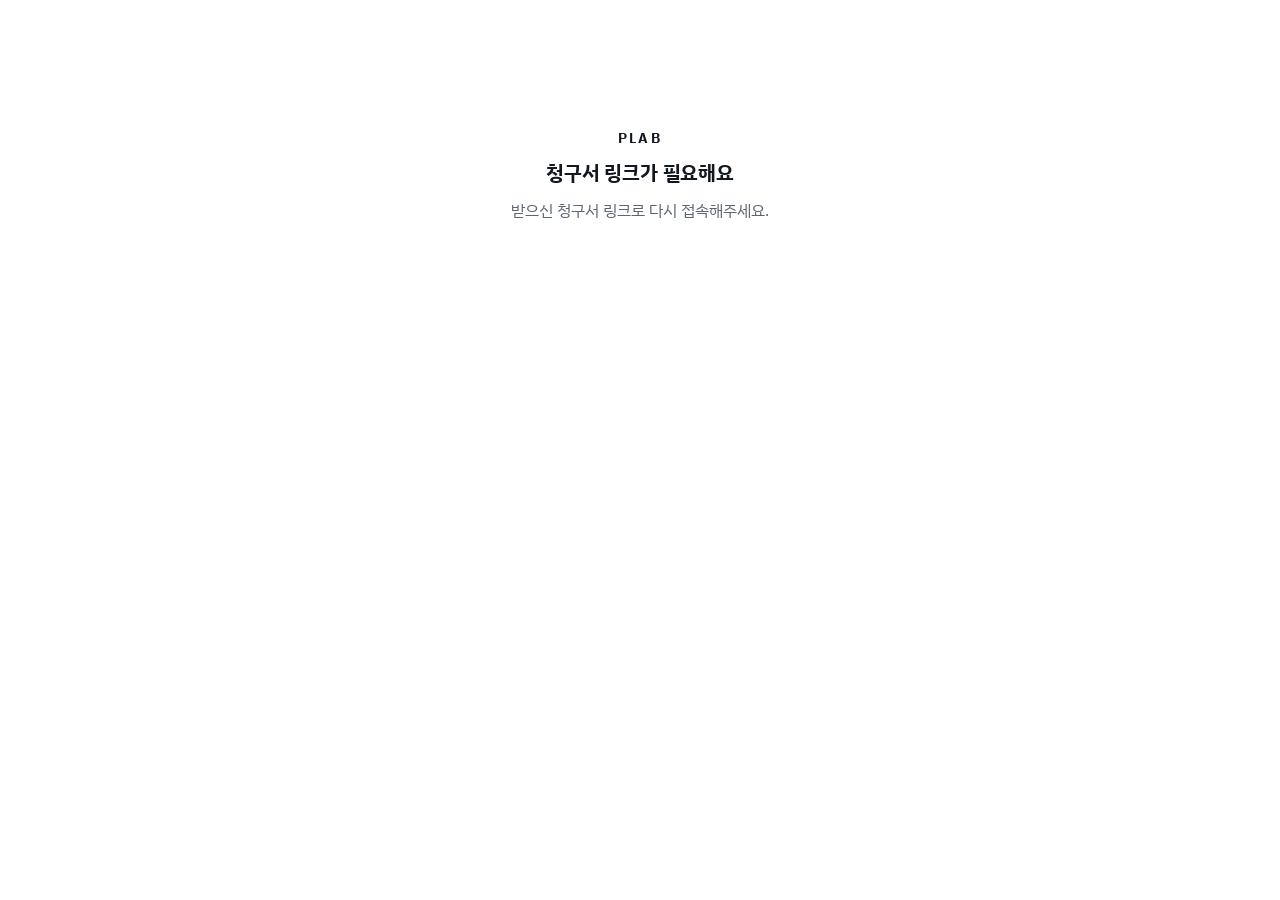
<file: index.html>
<!doctype html>
<html lang="ko">
<head>
<meta charset="utf-8">
<meta name="viewport" content="width=device-width, initial-scale=1">
<meta name="robots" content="noindex, nofollow">
<meta name="theme-color" content="#FFFFFF">
<title>청구서 · 주식회사 프랩</title>
<meta property="og:title" content="주식회사 프랩 청구서">
<meta property="og:description" content="청구 내용과 진행 상황을 확인하세요.">
<link rel="icon" href="favicon.svg" type="image/svg+xml">
<link rel="preconnect" href="https://fonts.googleapis.com">
<link rel="preconnect" href="https://fonts.gstatic.com" crossorigin>
<link href="https://fonts.googleapis.com/css2?family=IBM+Plex+Sans+KR:wght@400;500;600;700&family=Nanum+Myeongjo:wght@700;800&display=swap" rel="stylesheet">
<link rel="stylesheet" href="style.css">
</head>
<body>
<main class="page">

  <!-- 불러오는 중 / 오류 -->
  <section id="v-loading" class="state">
    <div class="spinner" aria-hidden="true"></div>
    <span class="muted">청구서를 불러오고 있어요</span>
  </section>
  <section id="v-error" class="state" hidden>
    <span class="wordmark">PLAB</span>
    <h1 id="err-title">청구서를 찾을 수 없어요</h1>
    <p class="muted" id="err-desc">링크가 정확한지 확인해주세요.</p>
  </section>

  <!-- 청구 진행 상황 -->
  <section id="v-home" class="col" hidden>
    <div class="topbar">
      <span class="wordmark">PLAB</span>
      <span class="num muted small" data-f="no"></span>
    </div>

    <div class="greet">
      <span class="muted"><span data-f="clientName"></span> 담당자님께</span>
      <h1><span data-f="title"></span><br>청구 진행 상황이에요</h1>
      <span class="hello" id="hello" hidden><span id="hello-sub">다시 찾아주셔서 감사해요</span></span>
    </div>

    <ol class="tracker" id="tracker" aria-label="진행 단계"></ol>

    <!-- 지금 할 일: 입금 -->
    <section class="now" id="now-pay" hidden>
      <span class="now-tag">지금 할 일 · 입금</span>
      <div class="stack g4">
        <span class="amount num"><span data-f="totalFmt"></span><small>원</small></span>
        <span class="muted" id="due-line"></span>
      </div>
      <div class="acct">
        <div class="stack g2">
          <span class="num acct-no"><span data-co="bankShort"></span> <span data-co="account"></span></span>
          <span class="muted small" data-co="holder"></span>
        </div>
        <button type="button" class="btn-green" id="btn-copy"><span id="copy-label">계좌 복사</span></button>
      </div>
    </section>

    <!-- 지금 할 일: 서류 -->
    <section class="now" id="now-docs" hidden>
      <span class="now-tag" id="docs-tag">지금 할 일 · 서류 제출</span>
      <p class="lead" id="reg-desc">세금계산서를 발행하려면 사업자등록증과 통장 사본이 필요해요. 한 번 받아두면 다음 청구부터는 이 단계가 사라져요.</p>
      <button type="button" class="btn-dark" data-go="biz" id="reg-btn">서류 제출 시작</button>
    </section>

    <!-- 마지막: 세금계산서 -->
    <section class="now wait" id="now-tax" hidden>
      <span class="now-tag gray">마지막 · 세금계산서 발행</span>
      <p class="lead muted">입금과 서류 확인이 끝났어요. 프랩이 세금계산서를 발행하면 이 화면에 발행일이 표시돼요.</p>
    </section>

    <!-- 모두 끝 -->
    <section class="now" id="now-done" hidden>
      <span class="now-tag">완료</span>
      <p class="lead">세금계산서가 <b id="tax-date"></b>에 발행됐어요. 홈택스에서 확인하실 수 있어요. 함께해주셔서 감사합니다.</p>
    </section>

    <!-- 서류는 있는데 세금계산서 이메일이 없을 때 -->
    <section class="mail-card" id="email-card" hidden>
      <div class="stack g4">
        <b>세금계산서 받을 이메일을 알려주세요</b>
        <span class="muted small">전자세금계산서가 이 주소로 발송돼요. 한 번만 남기시면 돼요.</span>
      </div>
      <div class="mail-row">
        <label for="email-only" class="sr">세금계산서 받을 이메일</label>
        <input id="email-only" class="field sm" type="email" inputmode="email" autocomplete="email" maxlength="120" placeholder="tax@company.co.kr">
        <button type="button" class="btn-green" id="email-save" disabled>저장</button>
      </div>
      <span class="err" id="email-err" role="alert"></span>
    </section>
    <div class="mail-done muted small" id="email-done" hidden>세금계산서 받을 이메일 · <b id="email-show"></b></div>

    <!-- 입금이 먼저인데 서류도 아직일 때 -->
    <button type="button" class="also" id="also-docs" data-go="biz" hidden>
      <span class="stack g2"><b>서류도 미리 보내주세요</b><span class="muted small">사업자등록증 · 통장 사본, 한 번이면 돼요</span></span>
      <span class="chev" aria-hidden="true">›</span>
    </button>

    <div class="tools">
      <div class="tiles">
        <button type="button" class="tile" data-go="invoice">
          <span class="tile-ico" aria-hidden="true"><svg width="22" height="22" viewBox="0 0 24 24" fill="none" stroke="currentColor" stroke-width="1.8" stroke-linecap="round" stroke-linejoin="round"><path d="M14 3H6a2 2 0 0 0-2 2v14a2 2 0 0 0 2 2h12a2 2 0 0 0 2-2V9z"/><path d="M14 3v6h6"/><path d="M8 13h8M8 17h5"/></svg></span>
          <b>청구서 PDF</b><span>원본 보기·저장</span>
        </button>
        <button type="button" class="tile" id="plab-docs-open" aria-expanded="false" aria-controls="plab-docs">
          <span class="tile-ico" aria-hidden="true"><svg width="22" height="22" viewBox="0 0 24 24" fill="none" stroke="currentColor" stroke-width="1.8" stroke-linecap="round" stroke-linejoin="round"><path d="M12 3v12M7 10l5 5 5-5"/><path d="M5 21h14"/></svg></span>
          <b>프랩 서류</b><span>등록증·통장 사본</span>
        </button>
        <button type="button" class="tile" id="ask-open" aria-expanded="false" aria-controls="ask-box">
          <span class="tile-ico" aria-hidden="true"><svg width="22" height="22" viewBox="0 0 24 24" fill="none" stroke="currentColor" stroke-width="1.8" stroke-linecap="round" stroke-linejoin="round"><path d="M4 5h16v11H8l-4 4z"/><path d="M8 10h8"/></svg></span>
          <b>메시지</b><span>담당자에게 문의</span>
        </button>
      </div>
      <div class="tool-body" id="plab-docs" hidden>
        <span class="muted small">거래처 등록에 필요하시면 받아가세요.</span>
        <span class="muted small">프랩에 세금계산서를 발행하실 땐 <b data-co="taxEmail"></b>로 보내주세요.</span>
        <div class="grid2">
          <button type="button" class="btn-line" data-asset="biz">사업자등록증 받기</button>
          <button type="button" class="btn-line" data-asset="bank">통장 사본 받기</button>
        </div>
      </div>
      <div class="tool-body" id="ask-box" hidden>
        <label for="ask-text" class="label">담당자에게 남길 메시지</label>
        <textarea id="ask-text" maxlength="2000" placeholder="예: 입금은 다음 주 화요일에 할게요"></textarea>
        <div class="grid2">
          <button type="button" class="btn-line" id="ask-cancel">닫기</button>
          <button type="button" class="btn-green" id="ask-send" disabled>보내기</button>
        </div>
      </div>
      <div class="tool-body sent" id="ask-sent" hidden><span>메시지를 전달했어요. 담당자가 곧 연락드릴게요.</span></div>
    </div>

    <details class="items" open>
      <summary>청구 내역<span class="num muted small" id="item-count"></span></summary>
      <div class="stack g10 lines">
        <div class="stack g10" id="item-lines"></div>
        <div class="row muted sm dashed" id="disc-row"><span>할인</span><span class="num">−<span data-f="discountFmt"></span></span></div>
        <div class="row muted sm" id="vat-row"><span>부가세 10%</span><span class="num" data-f="vatFmt"></span></div>
        <div class="row strong"><span>합계</span><span class="num"><span data-f="totalFmt"></span>원</span></div>
        <p class="memo" id="memo-box" data-f="memo"></p>
      </div>
    </details>

    <section class="history" id="history" hidden>
      <div class="row"><b>지난 청구</b><span class="muted small" id="history-n"></span></div>
      <div id="history-list"></div>
    </section>

    <p class="foot muted small"><span data-co="name"></span> · <a data-co-href="tel" href="#"><span data-co="phone"></span></a> · <a data-co-href="mail" href="#"><span data-co="email"></span></a></p>
  </section>

  <!-- 청구서 원본 -->
  <section id="v-invoice" class="wide" hidden>
    <div class="bar noprint">
      <button type="button" class="link-back" data-go="home"><svg aria-hidden="true" width="18" height="18" viewBox="0 0 24 24" fill="none" stroke="currentColor" stroke-width="2" stroke-linecap="round" stroke-linejoin="round"><path d="M19 12H5M11 6l-6 6 6 6"/></svg>진행 상황</button>
      <button type="button" class="btn-dark sm" id="btn-print">인쇄 · PDF 저장</button>
    </div>
    <article class="paper">
      <header class="p-head">
        <div class="stack g4">
          <span class="wordmark">PLAB</span>
          <span class="pm"><span data-co="name"></span> · <span data-co="bizNo"></span></span>
        </div>
        <div class="p-title">
          <span class="my">청구서</span>
          <span class="pm num">No. <span data-f="no"></span></span>
        </div>
      </header>

      <div class="p-to">
        <span class="my"><span data-f="clientLegal"></span> 귀중</span>
        <span class="pm"><span data-f="clientInfo"></span></span>
      </div>

      <div class="p-sum">
        <span class="pm">아래 금액을 청구합니다 (부가세 포함)</span>
        <span class="my big">₩<span data-f="totalFmt"></span></span>
        <span class="my">일금 <span data-f="totalKo"></span> 원정</span>
      </div>

      <dl class="p-meta">
        <div><dt>발행일</dt><dd data-f="issuedDot"></dd></div>
        <div><dt>지급기한</dt><dd class="accent" data-f="dueDot"></dd></div>
        <div><dt>건명</dt><dd data-f="title"></dd></div>
      </dl>

      <div class="tbl-wrap">
        <table class="tbl">
          <thead><tr><th>품목</th><th class="r">수량</th><th class="r">단가</th><th class="r">금액</th></tr></thead>
          <tbody id="tbl-body"></tbody>
        </table>
      </div>

      <div class="p-pay">
        <span class="p-label">입금하실 곳</span>
        <span class="my"><span data-co="bank"></span> <span data-co="account"></span></span>
        <span class="pm">예금주 <span data-co="holder"></span></span>
      </div>

      <p class="p-note" id="p-memo-wrap" data-f="memo"></p>

      <footer class="p-sign">
        <span class="pm"><span data-f="issuedKo"></span></span>
        <span class="who"><span class="my"><span data-co="name"></span> 대표이사 <span data-co="ceo"></span></span><img class="seal" id="seal" alt="직인" hidden></span>
        <span class="pm"><span data-co="address"></span> · <span data-co="phone"></span></span>
      </footer>
    </article>
    <span class="noprint muted small center">인쇄 창에서 대상을 'PDF로 저장'으로 고르면 파일로 받을 수 있어요.</span>
  </section>

  <!-- 서류 1/2 -->
  <section id="v-biz" class="col" hidden>
    <div class="topbar">
      <button type="button" class="link-back" data-go="home"><svg aria-hidden="true" width="18" height="18" viewBox="0 0 24 24" fill="none" stroke="currentColor" stroke-width="2" stroke-linecap="round" stroke-linejoin="round"><path d="M19 12H5M11 6l-6 6 6 6"/></svg>진행 상황</button>
      <span class="num muted small">1 / 2</span>
    </div>
    <div class="progress"><span style="width:50%"></span></div>
    <div class="stack g8">
      <h1>세금계산서 받을<br>사업자 정보</h1>
      <span class="muted">한 번 등록하면 다음 청구부터 다시 묻지 않아요.</span>
    </div>
    <div class="stack g8">
      <label for="biz-input" class="label">사업자등록번호</label>
      <input id="biz-input" class="field num" type="text" inputmode="numeric" autocomplete="off" placeholder="000-00-00000">
      <span class="err" id="biz-err" role="alert"></span>
    </div>
    <div class="stack g8">
      <label for="ceo-input" class="label">대표자 이름</label>
      <input id="ceo-input" class="field" type="text" autocomplete="name" maxlength="40" placeholder="홍길동">
    </div>
    <div class="stack g8">
      <label for="email-input" class="label">세금계산서 받을 이메일</label>
      <input id="email-input" class="field" type="email" inputmode="email" autocomplete="email" maxlength="120" placeholder="tax@company.co.kr">
      <span class="muted small">전자세금계산서가 이 주소로 발송돼요. 경리 담당자 메일이면 좋아요.</span>
    </div>
    <button type="button" class="btn-dark big" id="biz-next" disabled>계속</button>
  </section>

  <!-- 서류 2/2 -->
  <section id="v-docs" class="col" hidden>
    <div class="topbar">
      <button type="button" class="link-back" data-go="biz"><svg aria-hidden="true" width="18" height="18" viewBox="0 0 24 24" fill="none" stroke="currentColor" stroke-width="2" stroke-linecap="round" stroke-linejoin="round"><path d="M19 12H5M11 6l-6 6 6 6"/></svg>이전</button>
      <span class="num muted small">2 / 2</span>
    </div>
    <div class="progress"><span style="width:100%"></span></div>
    <div class="stack g8">
      <h1>사업자등록증과<br>통장 사본</h1>
      <span class="muted">휴대폰으로 찍은 사진이나 PDF 모두 괜찮아요. 파일당 10MB까지예요.</span>
    </div>
    <div class="stack g10">
      <label class="upload" id="up-biz">
        <span class="up-ico" aria-hidden="true">1</span>
        <span class="stack g2 grow"><b>사업자등록증</b><span class="fname">눌러서 촬영하거나 파일 고르기</span></span>
        <input class="sr" type="file" accept="image/*,application/pdf" data-kind="biz">
      </label>
      <label class="upload" id="up-bank">
        <span class="up-ico" aria-hidden="true">2</span>
        <span class="stack g2 grow"><b>통장 사본</b><span class="fname">눌러서 촬영하거나 파일 고르기</span></span>
        <input class="sr" type="file" accept="image/*,application/pdf" data-kind="bank">
      </label>
      <span class="err" id="docs-err" role="alert"></span>
    </div>
    <button type="button" class="btn-dark big" id="docs-submit" disabled>보내기</button>
  </section>

  <!-- 완료 -->
  <section id="v-done" class="col done" hidden>
    <span class="done-ico" aria-hidden="true"><svg width="28" height="28" viewBox="0 0 24 24" fill="none" stroke="currentColor" stroke-width="2.6" stroke-linecap="round" stroke-linejoin="round"><path d="M5 12l5 5 9-10"/></svg></span>
    <h1 id="done-title">서류를 받았어요</h1>
    <p class="muted">사업자번호 <span class="num" id="done-biz"></span><br>세금계산서 받을 이메일 <span id="done-email"></span><br>확인 후 세금계산서 발행 단계로 넘어가요.</p>
    <button type="button" class="btn-dark big" data-go="home">진행 상황 보기</button>
  </section>

</main>
<div class="toast" id="toast" role="status" hidden></div>
<script src="config.js"></script>
<script src="app.js"></script>
</body>
</html>
</file>
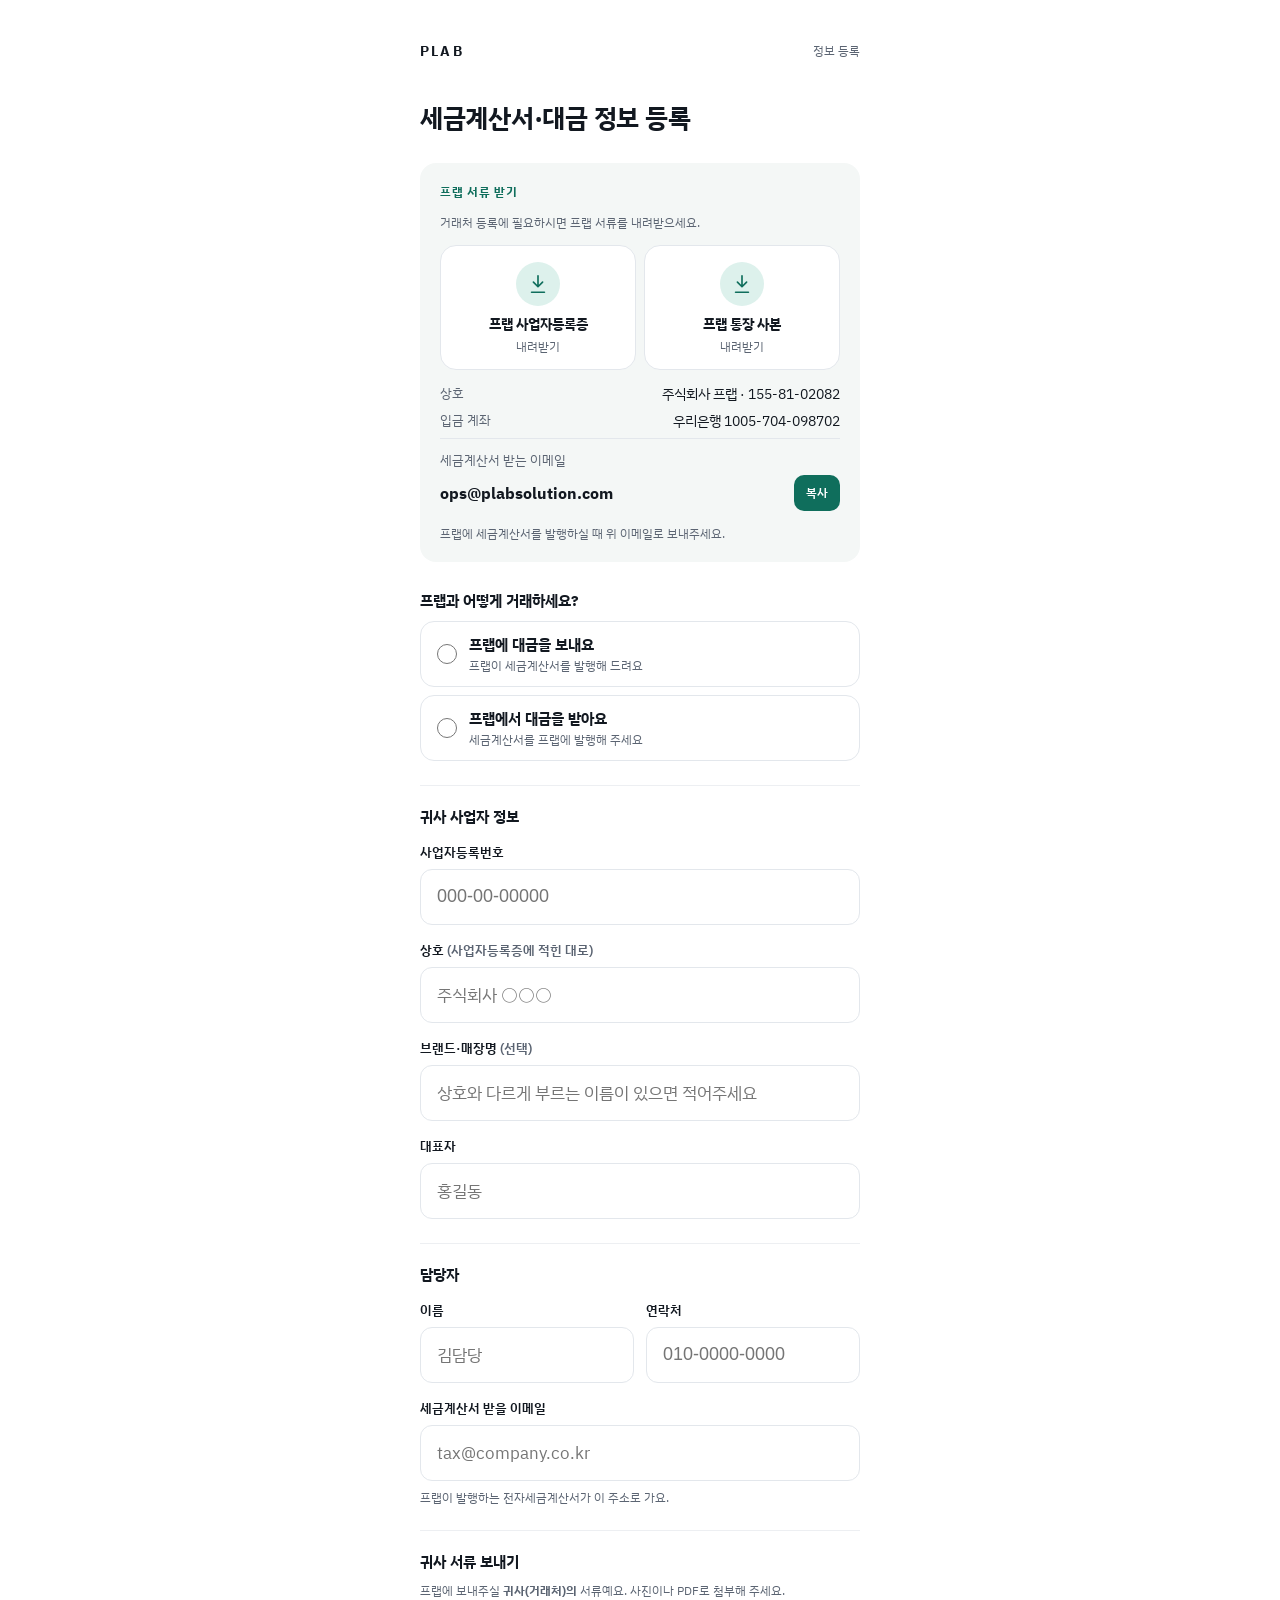
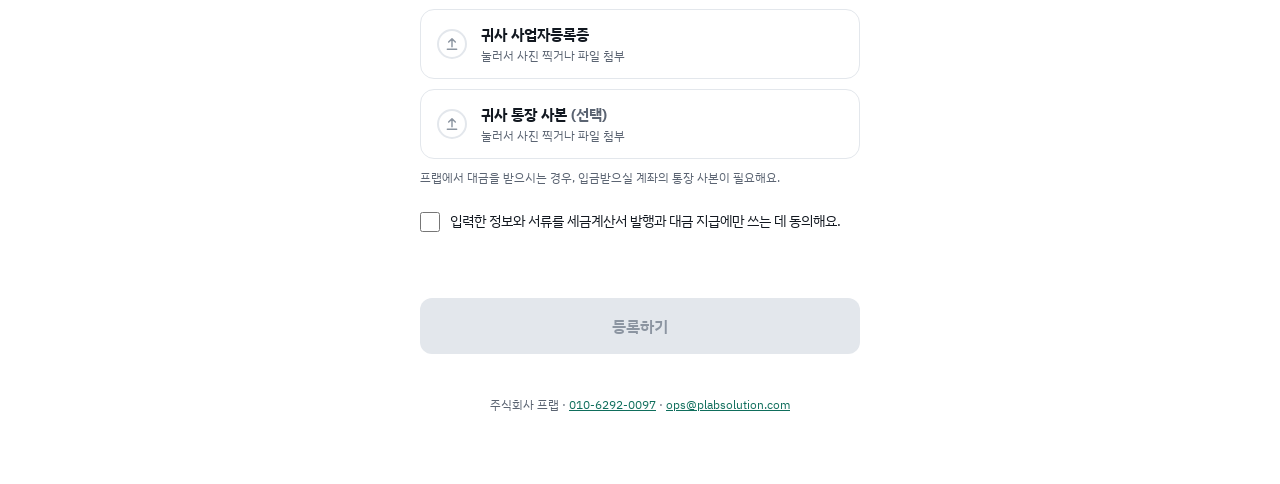
<file: join/index.html>
<!doctype html>
<html lang="ko">
<head>
<meta charset="utf-8">
<meta name="viewport" content="width=device-width, initial-scale=1">
<meta name="theme-color" content="#FFFFFF">
<title>세금계산서·대금 정보 등록 · 주식회사 프랩</title>
<meta name="description" content="주식회사 프랩과 거래하실 때 필요한 사업자 정보와 서류를 한 번만 등록해 주세요.">
<meta property="og:title" content="주식회사 프랩 · 세금계산서·대금 정보 등록">
<meta property="og:description" content="프랩과 거래하실 때 필요한 사업자 정보와 서류를 한 번만 등록해 주세요.">
<link rel="icon" href="../favicon.svg" type="image/svg+xml">
<link rel="preconnect" href="https://fonts.googleapis.com">
<link rel="preconnect" href="https://fonts.gstatic.com" crossorigin>
<link href="https://fonts.googleapis.com/css2?family=IBM+Plex+Sans+KR:wght@400;500;600;700&display=swap" rel="stylesheet">
<link rel="stylesheet" href="../style.css">
</head>
<body>
<main class="page">

  <!-- 등록 폼 -->
  <section id="v-form" class="col">
    <div class="topbar">
      <span class="wordmark">PLAB</span>
      <span class="muted small">정보 등록</span>
    </div>

    <div class="greet">
      <h1>세금계산서·대금 정보 등록</h1>
    </div>

    <!-- 프랩 서류 -->
    <section class="plab-box">
      <span class="now-tag">프랩 서류 받기</span>
      <span class="muted small">거래처 등록에 필요하시면 프랩 서류를 내려받으세요.</span>
      <div class="tiles two">
        <button type="button" class="tile" data-asset="biz">
          <span class="tile-ico" aria-hidden="true"><svg width="22" height="22" viewBox="0 0 24 24" fill="none" stroke="currentColor" stroke-width="1.8" stroke-linecap="round" stroke-linejoin="round"><path d="M12 3v12M7 10l5 5 5-5"/><path d="M5 21h14"/></svg></span>
          <b>프랩 사업자등록증</b><span>내려받기</span>
        </button>
        <button type="button" class="tile" data-asset="bank">
          <span class="tile-ico" aria-hidden="true"><svg width="22" height="22" viewBox="0 0 24 24" fill="none" stroke="currentColor" stroke-width="1.8" stroke-linecap="round" stroke-linejoin="round"><path d="M12 3v12M7 10l5 5 5-5"/><path d="M5 21h14"/></svg></span>
          <b>프랩 통장 사본</b><span>내려받기</span>
        </button>
      </div>
      <dl class="plab-info">
        <div><dt>상호</dt><dd><span data-co="name"></span> · <span class="num" data-co="bizNo"></span></dd></div>
        <div><dt>입금 계좌</dt><dd><span data-co="bank"></span> <span class="num" data-co="account"></span></dd></div>
        <div class="mail">
          <dt>세금계산서 받는 이메일</dt>
          <dd><b data-co="taxEmail"></b><button type="button" class="btn-green sm" id="copy-mail">복사</button></dd>
        </div>
      </dl>
      <span class="muted small">프랩에 세금계산서를 발행하실 때 위 이메일로 보내주세요.</span>
    </section>

    <form id="join-form" class="stack g24" novalidate>
      <fieldset class="choice">
        <legend class="label">프랩과 어떻게 거래하세요?</legend>
        <label class="opt"><input type="radio" name="type" value="pay"><span><b>프랩에 대금을 보내요</b><small>프랩이 세금계산서를 발행해 드려요</small></span></label>
        <label class="opt"><input type="radio" name="type" value="receive"><span><b>프랩에서 대금을 받아요</b><small>세금계산서를 프랩에 발행해 주세요</small></span></label>
      </fieldset>

      <div class="stack g16">
        <span class="sec-title">귀사 사업자 정보</span>
        <div class="stack g8">
          <label for="biz" class="label">사업자등록번호</label>
          <input id="biz" class="field num" type="text" inputmode="numeric" autocomplete="off" placeholder="000-00-00000" required>
        </div>
        <div class="stack g8">
          <label for="legal" class="label">상호 <span class="muted">(사업자등록증에 적힌 대로)</span></label>
          <input id="legal" class="field" type="text" autocomplete="organization" maxlength="80" placeholder="주식회사 ○○○" required>
        </div>
        <div class="stack g8">
          <label for="brand" class="label">브랜드·매장명 <span class="muted">(선택)</span></label>
          <input id="brand" class="field" type="text" maxlength="60" placeholder="상호와 다르게 부르는 이름이 있으면 적어주세요">
        </div>
        <div class="stack g8">
          <label for="ceo" class="label">대표자</label>
          <input id="ceo" class="field" type="text" autocomplete="name" maxlength="40" placeholder="홍길동" required>
        </div>
      </div>

      <div class="stack g16">
        <span class="sec-title">담당자</span>
        <div class="grid2 gap12">
          <div class="stack g8">
            <label for="contact" class="label">이름</label>
            <input id="contact" class="field" type="text" maxlength="40" placeholder="김담당" required>
          </div>
          <div class="stack g8">
            <label for="phone" class="label">연락처</label>
            <input id="phone" class="field num" type="tel" inputmode="tel" autocomplete="tel" maxlength="20" placeholder="010-0000-0000" required>
          </div>
        </div>
        <div class="stack g8" id="email-wrap">
          <label for="email" class="label">세금계산서 받을 이메일</label>
          <input id="email" class="field" type="email" inputmode="email" autocomplete="email" maxlength="120" placeholder="tax@company.co.kr">
          <span class="muted small">프랩이 발행하는 전자세금계산서가 이 주소로 가요.</span>
        </div>
      </div>

      <div class="stack g10">
        <span class="sec-title">귀사 서류 보내기</span>
        <span class="muted small">프랩에 보내주실 <b>귀사(거래처)의</b> 서류예요. 사진이나 PDF로 첨부해 주세요.</span>
        <label class="upload" id="up-biz">
          <span class="up-ico" aria-hidden="true"><svg width="16" height="16" viewBox="0 0 24 24" fill="none" stroke="currentColor" stroke-width="2.2" stroke-linecap="round" stroke-linejoin="round"><path d="M12 16V4M7 9l5-5 5 5"/><path d="M5 20h14"/></svg></span>
          <span class="stack g2 grow"><b>귀사 사업자등록증</b><span class="fname">눌러서 사진 찍거나 파일 첨부</span></span>
          <input class="sr" type="file" accept="image/*,application/pdf" data-kind="biz">
        </label>
        <label class="upload" id="up-bank">
          <span class="up-ico" aria-hidden="true"><svg width="16" height="16" viewBox="0 0 24 24" fill="none" stroke="currentColor" stroke-width="2.2" stroke-linecap="round" stroke-linejoin="round"><path d="M12 16V4M7 9l5-5 5 5"/><path d="M5 20h14"/></svg></span>
          <span class="stack g2 grow"><b>귀사 통장 사본 <span class="muted" id="bank-opt">(선택)</span></b><span class="fname">눌러서 사진 찍거나 파일 첨부</span></span>
          <input class="sr" type="file" accept="image/*,application/pdf" data-kind="bank">
        </label>
        <span class="muted small" id="bank-hint">프랩에서 대금을 받으시는 경우, 입금받으실 계좌의 통장 사본이 필요해요.</span>
      </div>

      <!-- 사람에게는 보이지 않는 칸 (자동 제출 차단용) -->
      <div class="sr" aria-hidden="true"><label for="website">웹사이트</label><input id="website" type="text" tabindex="-1" autocomplete="off"></div>

      <label class="agree">
        <input type="checkbox" id="agree">
        <span>입력한 정보와 서류를 세금계산서 발행과 대금 지급에만 쓰는 데 동의해요.</span>
      </label>

      <span class="err" id="form-err" role="alert"></span>
      <button type="submit" class="btn-dark big" id="submit" disabled>등록하기</button>
    </form>

    <p class="foot muted small"><span data-co="name"></span> · <a data-co-href="tel" href="#"><span data-co="phone"></span></a> · <a data-co-href="mail" href="#"><span data-co="email"></span></a></p>
  </section>

  <!-- 완료 -->
  <section id="v-done" class="col done" hidden>
    <span class="done-ico" aria-hidden="true"><svg width="28" height="28" viewBox="0 0 24 24" fill="none" stroke="currentColor" stroke-width="2.6" stroke-linecap="round" stroke-linejoin="round"><path d="M5 12l5 5 9-10"/></svg></span>
    <h1>등록을 받았어요</h1>
    <p class="muted"><b id="done-name"></b><br>프랩 담당자가 서류를 확인한 뒤 거래를 진행할게요.</p>
    <div class="plab-box left">
      <span class="muted small">프랩에 세금계산서를 발행하실 땐</span>
      <b data-co="taxEmail"></b>
    </div>
  </section>

</main>
<div class="toast" id="toast" role="status" hidden></div>
<script src="../config.js"></script>
<script src="join.js"></script>
</body>
</html>
</file>
<file: style.css>
:root{
  --ink:#121820; --muted:#5B6472; --faint:#8C95A1; --line:#EDEFF2; --line2:#E3E7EC;
  --green:#0F6E5C; --green-d:#0A5446; --green-soft:#DDF1EC; --green-bg:#F4F7F6;
  --paper:#FFFEFA; --paper-ink:#1F1B16; --paper-muted:#6E665B; --paper-line:#E6DFD2; --wine:#7A2E22;
}
*{box-sizing:border-box}
html,body{margin:0;background:#FFFFFF;color:var(--ink);font-family:'IBM Plex Sans KR',system-ui,-apple-system,sans-serif;-webkit-font-smoothing:antialiased}
a{color:var(--green)}a:hover{color:var(--green-d)}
button{font:inherit;color:inherit}
[hidden]{display:none !important}
h1{margin:0;font-size:26px;line-height:1.35;font-weight:700;letter-spacing:-.01em}
.sr{position:absolute;width:1px;height:1px;overflow:hidden;clip:rect(0 0 0 0);white-space:nowrap}
.num{font-variant-numeric:tabular-nums;font-feature-settings:'tnum' 1}
.my{font-family:'Nanum Myeongjo',serif}
.muted{color:var(--muted)}
.small{font-size:12px}
.center{text-align:center}
.stack{display:flex;flex-direction:column}
.g2{gap:2px}.g4{gap:4px}.g8{gap:8px}.g10{gap:10px}
.row{display:flex;justify-content:space-between;align-items:center;gap:12px}
.grow{flex:1;min-width:0}
.grid2{display:grid;grid-template-columns:repeat(2,minmax(0,1fr));gap:8px}

.page{min-height:100vh;padding:28px 20px 56px}
.col{max-width:440px;margin:0 auto;display:flex;flex-direction:column;gap:28px}
.wide{max-width:720px;margin:0 auto;display:flex;flex-direction:column;gap:16px}
.topbar{display:flex;justify-content:space-between;align-items:center;min-height:44px}
.wordmark{font-weight:700;letter-spacing:.16em;font-size:14px}

/* 인사 */
.greet{display:flex;flex-direction:column;gap:6px}
.greet>.muted{font-size:14px}
.hello{align-self:flex-start;margin-top:8px;padding:6px 12px;border-radius:999px;background:var(--green-soft);color:var(--green-d);font-size:13px;font-weight:600}

/* 진행 단계 */
.tracker{position:relative;display:flex;gap:4px;margin:0;padding:0;list-style:none}
.tracker::before{content:"";position:absolute;left:12.5%;right:12.5%;top:15px;height:2px;background:var(--line2)}
.tracker .fill{position:absolute;left:12.5%;top:15px;height:2px;background:var(--green)}
.tracker li{position:relative;flex:1 1 0;min-width:0;display:flex;flex-direction:column;align-items:center;gap:8px;text-align:center}
.tracker .dot{width:30px;height:30px;border-radius:50%;display:flex;align-items:center;justify-content:center;font-size:13px;font-weight:700;background:#fff;border:2px solid var(--line2);color:var(--faint)}
.tracker .lab{font-size:12px;font-weight:600;color:var(--faint);line-height:1.35}
.tracker .sub{font-size:11px;color:var(--faint);margin-top:-4px}
.tracker li.is-done .dot{background:var(--green);border-color:var(--green);color:#fff}
.tracker li.is-done .lab,.tracker li.is-now .lab{color:var(--green)}
.tracker li.is-now .dot{border-color:var(--green);color:var(--green);box-shadow:0 0 0 5px var(--green-soft)}

/* 지금 할 일 */
.now{border:1.5px solid var(--green);border-radius:16px;padding:22px;display:flex;flex-direction:column;gap:16px}
.now.wait{border:1.5px dashed #C9D0D8}
.now-tag{font-size:12px;font-weight:700;color:var(--green);letter-spacing:.06em}
.now-tag.gray{color:var(--muted)}
.lead{margin:0;font-size:15px;line-height:1.7}
.amount{font-size:38px;font-weight:700;letter-spacing:-.03em;line-height:1.15}
.amount small{font-size:20px;font-weight:600;margin-left:3px}
.acct{background:var(--green-bg);border-radius:12px;padding:14px 16px;display:flex;justify-content:space-between;align-items:center;gap:12px}
.acct-no{font-size:16px;font-weight:700;white-space:nowrap;letter-spacing:-.01em}
.also{display:flex;align-items:center;gap:12px;width:100%;min-height:64px;padding:12px 16px;border:1px solid var(--line2);border-radius:14px;background:#fff;text-align:left;cursor:pointer;margin-top:-12px}
.also:hover{border-color:var(--green)}
.also b{font-size:14px}
.chev{color:var(--faint);font-size:20px;line-height:1}

/* 버튼 */
.btn-green{min-height:44px;padding:0 16px;border:0;border-radius:10px;background:var(--green);color:#fff;font-size:13px;font-weight:600;cursor:pointer;flex-shrink:0}
.btn-green:hover{background:var(--green-d)}
.btn-green:disabled{background:var(--line2);color:var(--faint);cursor:default}
.btn-dark{min-height:52px;padding:0 20px;border:0;border-radius:12px;background:var(--ink);color:#fff;font-size:15px;font-weight:600;cursor:pointer}
.btn-dark:hover{background:#000}
.btn-dark:disabled{background:var(--line2);color:var(--faint);cursor:default}
.btn-dark.sm{min-height:44px;font-size:14px}
.btn-dark.big{width:100%;min-height:56px;font-size:16px}
.btn-line{min-height:46px;border:1px solid var(--line2);border-radius:10px;background:#fff;font-size:14px;cursor:pointer;width:100%}
.btn-line:hover{border-color:var(--green);color:var(--green)}
.link-back{min-height:44px;padding:0;border:0;background:transparent;display:flex;align-items:center;gap:6px;font-size:14px;color:var(--muted);cursor:pointer}
.link-back:hover{color:var(--ink)}

/* 청구 내역 */
.items{border-top:1px solid var(--line);padding-top:18px}
.items summary{cursor:pointer;font-size:15px;font-weight:600;list-style:none;display:flex;justify-content:space-between;align-items:center;min-height:32px}
.items summary::-webkit-details-marker{display:none}
.lines{padding-top:14px;font-size:14px}
.row.sm{font-size:13px}
.row.dashed{padding-top:8px;border-top:1px dashed var(--line2)}
.row.strong{font-weight:700}
.memo{margin:4px 0 0;font-size:13px;color:var(--muted);line-height:1.7;white-space:pre-line}

/* 할 수 있는 일 */
.acts{display:flex;flex-direction:column;border-bottom:1px solid var(--line)}
.act{display:flex;align-items:center;gap:14px;width:100%;min-height:56px;padding:0 4px;border:0;border-top:1px solid var(--line);background:transparent;font-size:15px;cursor:pointer;text-align:left}
.act svg{color:var(--green);flex-shrink:0}
.act:hover .grow{color:var(--green)}
.act-body{display:flex;flex-direction:column;gap:10px;padding:2px 4px 16px}
textarea{width:100%;min-height:100px;padding:12px 14px;border:1px solid var(--line2);border-radius:10px;font:inherit;font-size:14px;color:var(--ink);resize:vertical}
textarea:focus,.field:focus{outline:none;border-color:var(--green);box-shadow:0 0 0 3px var(--green-soft)}

/* 세금계산서 이메일 */
.mail-card{display:flex;flex-direction:column;gap:12px;padding:18px;border-radius:14px;background:#FFF8EC;border:1px solid #F3DDB3;margin-top:-12px}
.mail-card b{font-size:15px}
.mail-row{display:flex;gap:8px}
.mail-row .field{flex:1;min-width:0}
.field.sm{min-height:46px;font-size:15px;padding:0 12px}
.mail-done{margin-top:-16px;padding:0 4px}
.mail-done b{color:var(--ink);font-weight:600}

/* 자주 쓰는 기능 */
.tools{display:flex;flex-direction:column;gap:10px}
.tiles{display:grid;grid-template-columns:repeat(3,minmax(0,1fr));gap:8px}
.tile{display:flex;flex-direction:column;align-items:center;gap:6px;min-height:118px;padding:16px 8px 14px;border:1px solid var(--line2);border-radius:16px;background:#fff;cursor:pointer;text-align:center;transition:border-color .15s,background .15s}
.tile:hover{border-color:var(--green);background:var(--green-bg)}
.tile[aria-expanded="true"]{border-color:var(--green);background:var(--green-bg);box-shadow:inset 0 0 0 1px var(--green)}
.tile-ico{width:44px;height:44px;border-radius:50%;background:var(--green-soft);color:var(--green);display:flex;align-items:center;justify-content:center;margin-bottom:2px}
.tile b{font-size:14px;font-weight:700;color:var(--ink)}
.tile span:last-child{font-size:11.5px;color:var(--muted);line-height:1.35}
.tool-body{display:flex;flex-direction:column;gap:10px;padding:16px;border-radius:14px;background:var(--green-bg)}
.tool-body.sent{font-size:14px;color:var(--green-d)}

/* 거래처 등록 폼 */
.g16{gap:16px}.g24{gap:24px}.gap12{gap:12px}
.plab-box{display:flex;flex-direction:column;gap:14px;padding:20px;border-radius:16px;background:var(--green-bg)}
.plab-box.left{align-items:flex-start;width:100%;gap:4px;margin-top:8px;text-align:left}
.tiles.two{grid-template-columns:repeat(2,minmax(0,1fr))}
.tiles.two .tile{min-height:104px}
.plab-info{margin:0;display:flex;flex-direction:column;gap:8px;font-size:14px}
.plab-info>div{display:flex;justify-content:space-between;align-items:center;gap:12px}
.plab-info dt{color:var(--muted);font-size:13px;flex-shrink:0}
.plab-info dd{margin:0;text-align:right}
.plab-info .mail{padding-top:12px;border-top:1px solid var(--line2);flex-direction:column;align-items:stretch;gap:6px}
.plab-info .mail dd{display:flex;align-items:center;justify-content:space-between;gap:8px;text-align:left;min-width:0}
.plab-info .mail b{font-size:16px;word-break:break-all}
.btn-green.sm{min-height:36px;padding:0 12px;font-size:12px}
.sec-title{font-size:15px;font-weight:700;padding-top:4px;border-top:1px solid var(--line);padding-top:20px}
.choice{border:0;margin:0;padding:0;display:flex;flex-direction:column;gap:8px}
.choice legend{margin-bottom:10px;padding:0;font-size:15px;font-weight:700}
.opt{display:flex;align-items:center;gap:12px;min-height:60px;padding:12px 16px;border:1px solid var(--line2);border-radius:14px;cursor:pointer}
.opt:hover{border-color:var(--green)}
.opt input{width:20px;height:20px;accent-color:var(--green);flex-shrink:0;margin:0}
.opt span{display:flex;flex-direction:column;gap:2px}
.opt b{font-size:15px}
.opt small{font-size:12px;color:var(--muted)}
.opt:has(input:checked){border-color:var(--green);background:var(--green-bg);box-shadow:inset 0 0 0 1px var(--green)}
.agree{display:flex;align-items:flex-start;gap:10px;font-size:14px;line-height:1.6;cursor:pointer}
.agree input{width:20px;height:20px;margin:2px 0 0;accent-color:var(--green);flex-shrink:0}

/* 지난 청구 */
.history{display:flex;flex-direction:column;gap:6px}
.history b{font-size:15px}
.hist{display:flex;justify-content:space-between;align-items:center;gap:12px;padding:12px 0;border-bottom:1px solid var(--line);color:var(--ink);text-decoration:none;min-height:44px}
.hist:hover .t{color:var(--green)}
.hist .meta{font-size:12px;color:var(--muted)}
.hist .t{font-size:14px;font-weight:500}
.hist .r{text-align:right;flex-shrink:0;display:flex;flex-direction:column;align-items:flex-end;gap:2px}
.hist .amt{font-size:14px;font-weight:600}
.hist .st{font-size:12px;font-weight:600}
.hist .st.paid{color:var(--green)}
.hist .st.wait{color:#9A5B00}
.foot{text-align:center;line-height:1.8}

/* 서류 단계 */
.progress{height:3px;background:var(--line2);border-radius:3px;margin-top:-16px;overflow:hidden}
.progress span{display:block;height:100%;background:var(--green)}
.label{font-size:13px;font-weight:600}
.field{width:100%;min-height:56px;padding:0 16px;border:1px solid var(--line2);border-radius:12px;font-size:18px;color:var(--ink);background:#fff}
input.field:not(.num){font-family:inherit;font-size:17px}
.err{font-size:13px;color:#B42318;min-height:18px}
.upload{display:flex;align-items:center;gap:14px;min-height:68px;padding:14px 16px;border:1px solid var(--line2);border-radius:14px;cursor:pointer}
.upload:hover,.upload:focus-within{border-color:var(--green)}
.upload b{font-size:15px}
.upload .fname{font-size:12px;color:var(--muted);word-break:break-all}
.up-ico{width:30px;height:30px;border-radius:50%;border:2px solid var(--line2);color:var(--faint);display:flex;align-items:center;justify-content:center;font-size:13px;font-weight:700;flex-shrink:0}
.upload.done{border-color:var(--green);background:var(--green-bg)}
.upload.done .up-ico{background:var(--green);border-color:var(--green);color:#fff}
.upload.done .fname{color:var(--green)}
.done{align-items:center;text-align:center;padding-top:60px;gap:16px}
.done p{margin:0;line-height:1.7}
.done-ico{width:64px;height:64px;border-radius:50%;background:var(--green-soft);color:var(--green);display:flex;align-items:center;justify-content:center}

/* 청구서 원본 */
.bar{display:flex;justify-content:space-between;align-items:center;gap:12px}
.paper{background:var(--paper);color:var(--paper-ink);padding:44px 40px;display:flex;flex-direction:column;gap:26px;box-shadow:0 0 0 1px #E8E2D6,0 18px 40px rgba(60,45,25,.10)}
.paper .pm{font-size:12px;color:var(--paper-muted)}
.p-head{display:flex;justify-content:space-between;align-items:flex-start;gap:12px;padding-bottom:18px;border-bottom:3px solid var(--paper-ink)}
.p-title{text-align:right;display:flex;flex-direction:column;gap:6px}
.p-title .my{font-size:32px;font-weight:800;line-height:1}
.p-to{display:flex;flex-direction:column;gap:6px}
.p-to .my{font-size:18px;font-weight:700}
.p-sum{display:flex;flex-direction:column;gap:6px;padding:22px 0;border-top:1px solid var(--paper-ink);border-bottom:1px solid var(--paper-ink)}
.p-sum .big{font-size:40px;font-weight:800}
.p-meta{display:grid;grid-template-columns:repeat(3,minmax(0,1fr));gap:12px;margin:0}
.p-meta dt{font-size:12px;color:var(--paper-muted)}
.p-meta dd{margin:4px 0 0;font-size:14px;font-weight:500}
.p-meta dd.accent{color:var(--wine);font-weight:700}
.tbl-wrap{overflow-x:auto}
.tbl{width:100%;border-collapse:collapse;font-size:14px}
.tbl th{font-size:12px;font-weight:500;color:var(--paper-muted);text-align:left;padding:0 0 8px;border-bottom:1px solid var(--paper-ink)}
.tbl td{padding:11px 0;border-bottom:1px solid var(--paper-line)}
.tbl .r{text-align:right;padding-left:12px;white-space:nowrap}
.tbl tr.sub td{font-size:13px;color:var(--paper-muted)}
.tbl tr.grand td{font-family:'Nanum Myeongjo',serif;font-weight:800;font-size:16px;border-bottom:3px double var(--paper-ink)}
.p-pay{position:relative;border:1.5px solid var(--wine);padding:18px;display:flex;flex-direction:column;gap:4px}
.p-pay .p-label{position:absolute;top:-10px;left:14px;background:var(--paper);padding:0 6px;font-size:12px;font-weight:700;color:var(--wine)}
.p-pay .my{font-size:18px;font-weight:800}
.p-note{margin:0;font-size:13px;line-height:1.8;color:#4A433A;white-space:pre-line}
.p-sign{display:flex;flex-direction:column;align-items:flex-end;gap:6px;text-align:right;padding-top:8px}
.p-sign .who{display:inline-flex;align-items:center}
.p-sign .who .my{font-size:16px;font-weight:700}
.seal{width:64px;height:64px;margin-left:-14px;opacity:.9;mix-blend-mode:multiply}

.state{max-width:440px;margin:100px auto 0;text-align:center;display:flex;flex-direction:column;gap:12px;align-items:center}
.state h1{font-size:20px}
.state p{margin:0;line-height:1.6}
.spinner{width:28px;height:28px;border:3px solid var(--line2);border-top-color:var(--green);border-radius:50%;animation:spin .8s linear infinite}
@keyframes spin{to{transform:rotate(360deg)}}
.toast{position:fixed;left:50%;bottom:24px;transform:translateX(-50%);background:var(--ink);color:#fff;padding:12px 18px;border-radius:12px;font-size:14px;z-index:10}

@media (max-width:520px){
  .paper{padding:28px 20px}
  .p-title .my{font-size:26px}
  .p-sum .big{font-size:32px}
  .p-meta{grid-template-columns:repeat(2,minmax(0,1fr))}
  .amount{font-size:32px}
}
@media print{
  @page{size:A4;margin:16mm}
  body{background:#fff}
  .page{padding:0;min-height:0}
  .noprint{display:none !important}
  .paper{box-shadow:none;padding:0}
}
</file>
